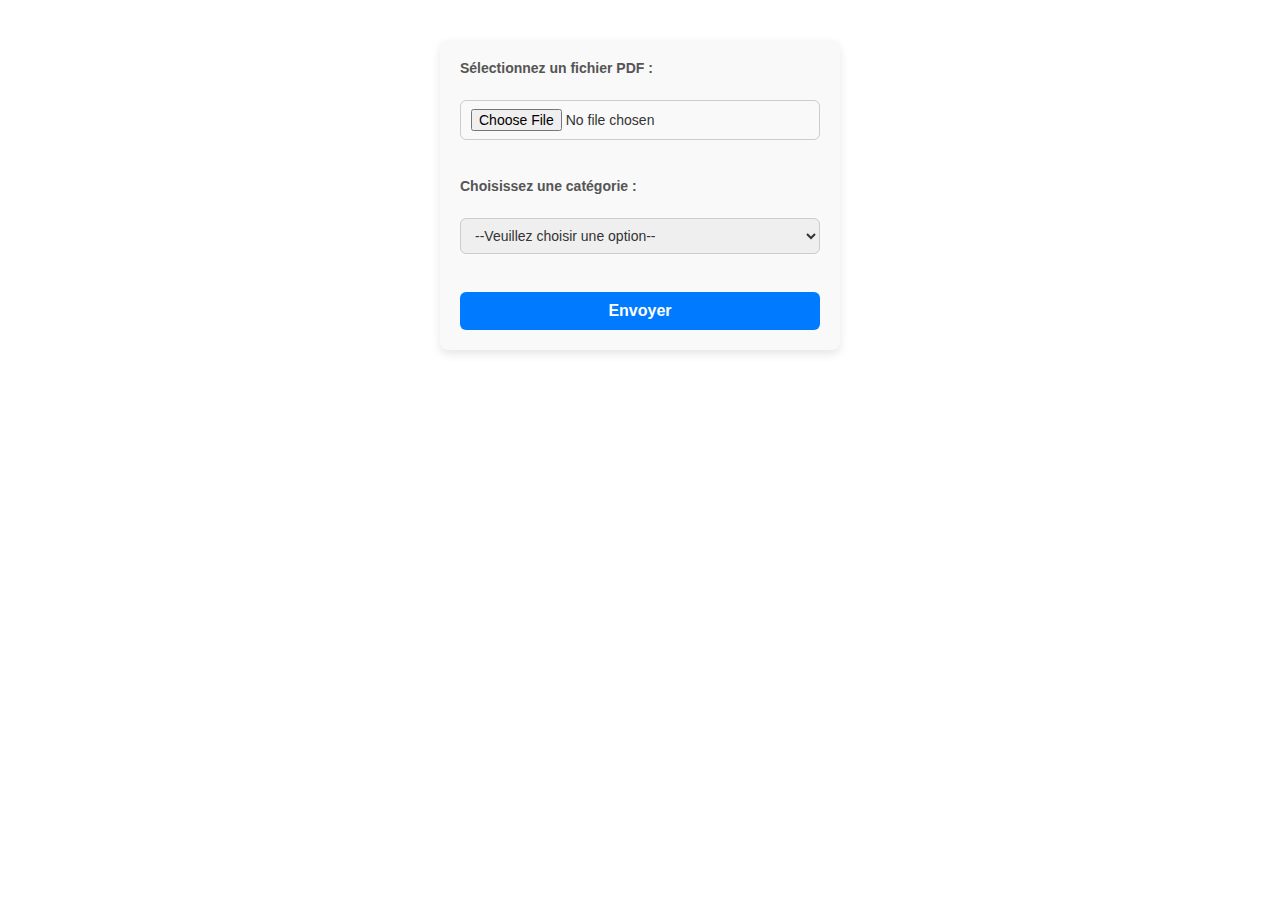
<file: website/index.html>
<!DOCTYPE html>
<html lang="en"></html>
<head>
    <meta charset="UTF-8">
    <meta name="viewport" content="width=device-width, initial-scale=1.0">
    <title>My Website</title>
    <link rel="stylesheet" href="styles.css">
    <script src="script.js" defer></script>
</head>

<body>
    <form action="upload-pdf.php" method="post" enctype="multipart/form-data">
        <label for="pdf">Sélectionnez un fichier PDF :</label><br>
        <input type="file" name="pdf" id="pdf" accept="application/pdf" required><br><br>
        <label for="category">Choisissez une catégorie :</label><br>
        <select name="category" id="category" required>
            <option value="">--Veuillez choisir une option--</option>
            <option value="cat1">Catégorie 1</option>
            <option value="cat2">Catégorie 2</option>
            <option value="cat3">Catégorie 3</option>
        </select><br><br>
        <button type="submit">Envoyer</button>
    </form>
</body>
</file>
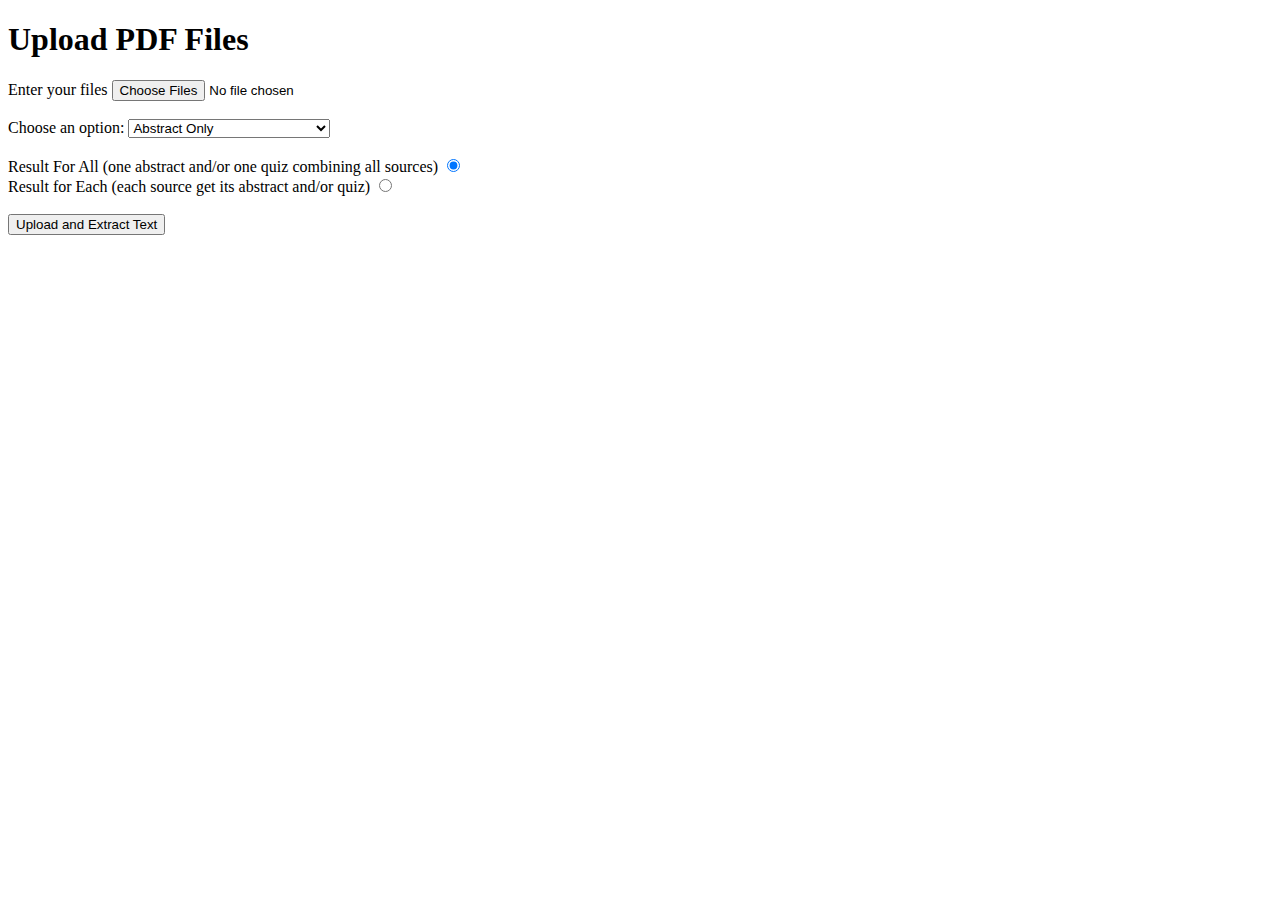
<file: basic/templates/index.html>
<!doctype html>
<html>
<head>
    <title>Upload PDF</title>
</head>
<body>
    <h1>Upload PDF Files</h1>
    <form action="/" method="post" enctype="multipart/form-data">
        <label for="file">Enter your files</label>
        <input type="file" name="files" multiple required>
        <br><br>
        <label for="option">Choose an option:</label>
        <select name="option" id="option">
            <option value="1">Abstract Only</option>
            <option value="2">Quiz From Source Only</option>
            <option value="3">Abstract & Quiz From Source</option>
            <option value="4">Abstract & Quiz From Abstract</option>
        </select>
        <br><br>
        <label for="radio1">Result For All (one abstract and/or one quiz combining all sources)</label>
        <input type ="radio" id = "radio1" name="mod" value="sngl" checked>
        <br>
        <label for="radio2">Result for Each (each source get its abstract and/or quiz)</label>
        <input type="radio" id="radio2" name="mod" value="mtpl">
        <br><br>
        <input type="submit" value="Upload and Extract Text">
    </form>
</body>
</html>
</file>
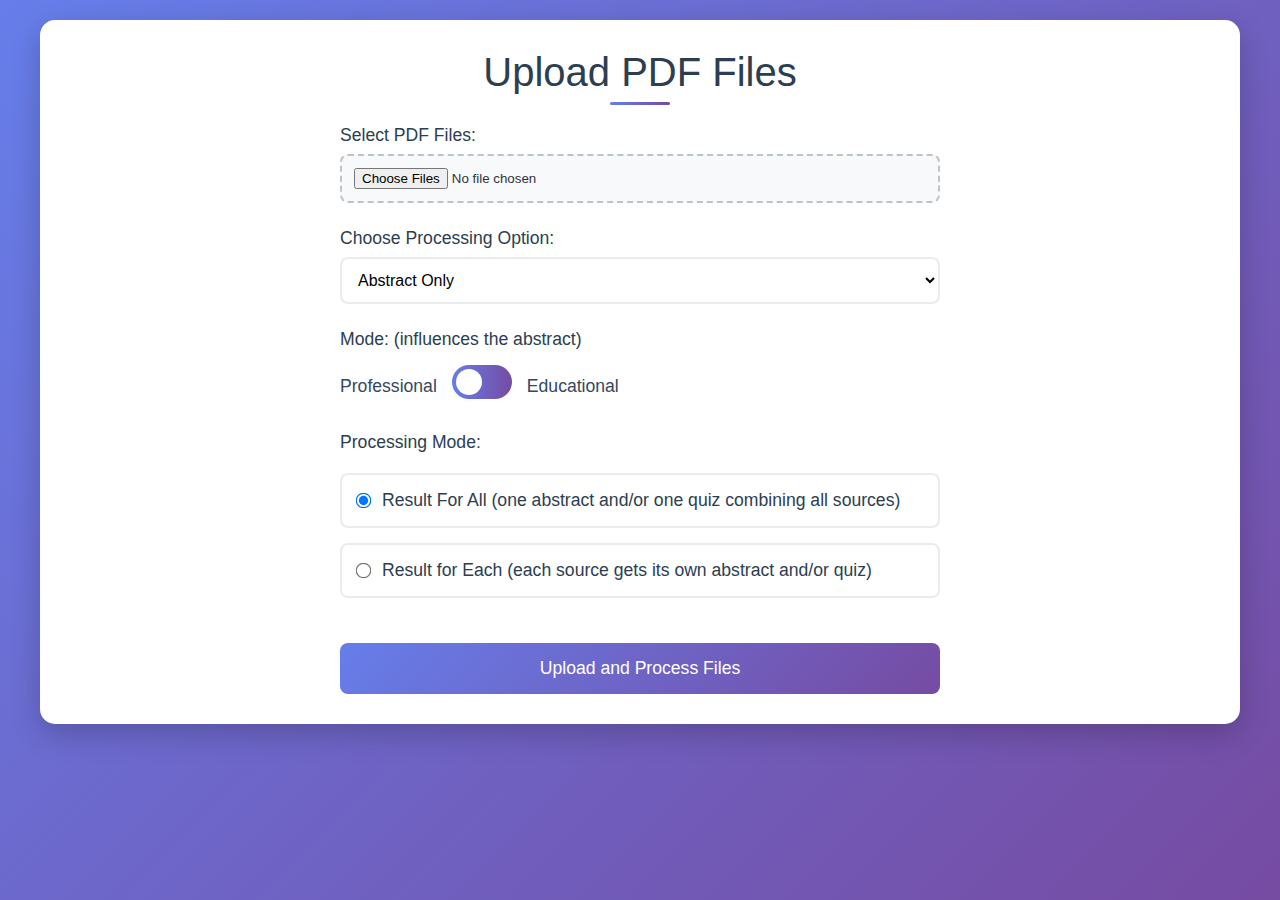
<file: basic_2/templates/index.html>
<!doctype html>
<html>
<head>
    <title>Upload PDF</title>
    <link rel="stylesheet" href="style.css">
</head>
<body>
    <div class="container">
        <h1>Upload PDF Files</h1>
        <form action="/" method="post" enctype="multipart/form-data">
            <div class="form-group">
                <label for="files">Select PDF Files:</label>
                <input type="file" name="files" id="files" multiple required accept=".pdf">
            </div>
            
            <div class="form-group">
                <label for="option">Choose Processing Option:</label>
                <select name="option" id="option" required>
                    <option value="1">Abstract Only</option>
                    <option value="2">Quiz From Source Only</option>
                    <option value="3">Abstract & Quiz From Source</option>
                    <option value="4">Abstract & Quiz From Abstract</option>
                </select>
            </div>

            <div class="form-group">
                <label>Mode: (influences the abstract)</label>
                <div class="toggle-group">
                    <span class="toggle-label">Professional</span>
                    <label class="switch">
                        <input type="checkbox" name="mode" id="mode-toggle" value="educational">
                        <span class="slider round"></span>
                    </label>
                    <span class="toggle-label">Educational</span>
                </div>
            </div>
            
            <div class="form-group">
                <label>Processing Mode:</label>
                <div class="radio-group">
                    <label class="radio-option">
                        <input type="radio" id="radio1" name="modifier" value="sngl" checked>
                        Result For All (one abstract and/or one quiz combining all sources)
                    </label>
                    <label class="radio-option">
                        <input type="radio" id="radio2" name="modifier" value="mtpl">
                        Result for Each (each source gets its own abstract and/or quiz)
                    </label>
                </div>
            </div>
            
            <button type="submit" class="btn">Upload and Process Files</button>
        </form>
    </div>
    <div class="loading-overlay" id="loadingOverlay">
        <div class="spinner"></div>
        <div class="loading-message">Processing, please wait...</div>
    </div>
    <script>
    document.addEventListener('DOMContentLoaded', function() {
        var form = document.querySelector('form');
        var loadingOverlay = document.getElementById('loadingOverlay');
        if (form && loadingOverlay) {
            form.addEventListener('submit', function() {
                loadingOverlay.style.display = 'flex';
            });
        }
    });
    </script>
</body>
</html>
</file>
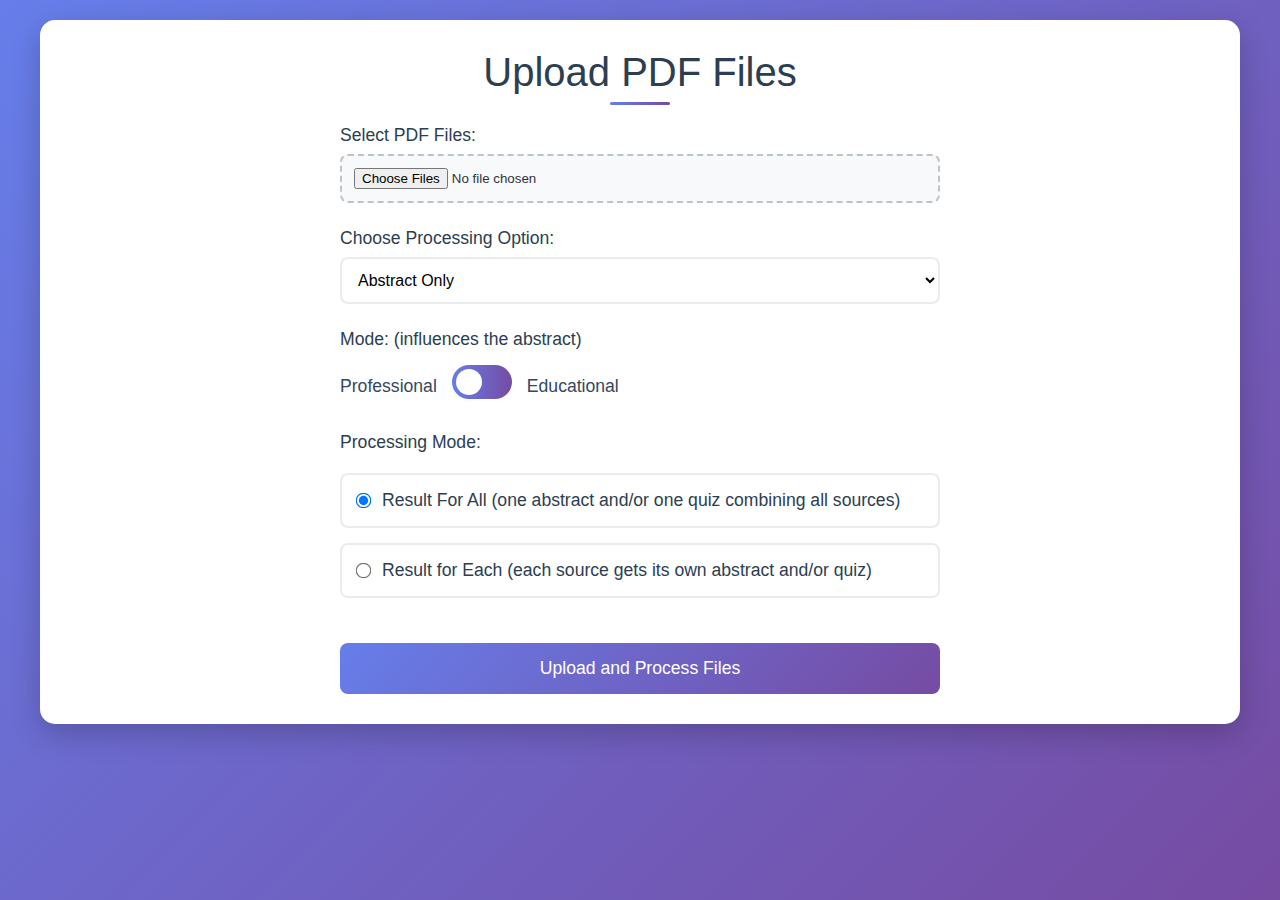
<file: ca_marche/templates/index.html>
<!doctype html>
<html>
<head>
    <title>Upload PDF</title>
    <link rel="stylesheet" href="style.css">
</head>
<body>
    <div class="container">
        <h1>Upload PDF Files</h1>
        <form action="/" method="post" enctype="multipart/form-data">
            <div class="form-group">
                <label for="files">Select PDF Files:</label>
                <input type="file" name="files" id="files" multiple required accept=".pdf">
            </div>
            
            <div class="form-group">
                <label for="option">Choose Processing Option:</label>
                <select name="option" id="option" required>
                    <option value="1">Abstract Only</option>
                    <option value="2">Quiz From Source Only</option>
                    <option value="3">Abstract & Quiz From Source</option>
                    <option value="4">Abstract & Quiz From Abstract</option>
                </select>
            </div>

            <div class="form-group">
                <label>Mode: (influences the abstract)</label>
                <div class="toggle-group">
                    <span class="toggle-label">Professional</span>
                    <label class="switch">
                        <input type="checkbox" name="mode" id="mode-toggle" value="educational">
                        <span class="slider round"></span>
                    </label>
                    <span class="toggle-label">Educational</span>
                </div>
            </div>
            
            <div class="form-group">
                <label>Processing Mode:</label>
                <div class="radio-group">
                    <label class="radio-option">
                        <input type="radio" id="radio1" name="modifier" value="sngl" checked>
                        Result For All (one abstract and/or one quiz combining all sources)
                    </label>
                    <label class="radio-option">
                        <input type="radio" id="radio2" name="modifier" value="mtpl">
                        Result for Each (each source gets its own abstract and/or quiz)
                    </label>
                </div>
            </div>
            
            <button type="submit" class="btn">Upload and Process Files</button>
        </form>
    </div>
</body>
</html>
</file>
<file: basic_2/templates/style.css>
/* Global Styles */
* {
    margin: 0;
    padding: 0;
    box-sizing: border-box;
}

body {
    font-family: 'Segoe UI', Tahoma, Geneva, Verdana, sans-serif;
    margin: 0;
    padding: 20px;
    background: linear-gradient(135deg, #667eea 0%, #764ba2 100%);
    min-height: 100vh;
    color: #333;
}

.container {
    max-width: 1200px;
    margin: 0 auto;
    background-color: white;
    padding: 30px;
    border-radius: 15px;
    box-shadow: 0 10px 30px rgba(0,0,0,0.2);
}

/* Typography */
h1 {
    color: #2c3e50;
    text-align: center;
    margin-bottom: 30px;
    font-size: 2.5em;
    font-weight: 300;
    position: relative;
}

h1::after {
    content: '';
    position: absolute;
    bottom: -10px;
    left: 50%;
    transform: translateX(-50%);
    width: 60px;
    height: 3px;
    background: linear-gradient(90deg, #667eea, #764ba2);
    border-radius: 2px;
}

h3 {
    color: #34495e;
    margin-bottom: 15px;
    font-weight: 500;
}

/* Form Styles */
form {
    max-width: 600px;
    margin: 0 auto;
}

.form-group {
    margin-bottom: 25px;
}

label {
    display: block;
    margin-bottom: 8px;
    font-weight: 500;
    color: #2c3e50;
    font-size: 1.1em;
}

input[type="file"] {
    width: 100%;
    padding: 12px;
    border: 2px dashed #bdc3c7;
    border-radius: 8px;
    background-color: #f8f9fa;
    cursor: pointer;
    transition: all 0.3s ease;
}

input[type="file"]:hover {
    border-color: #667eea;
    background-color: #f0f2ff;
}

select {
    width: 100%;
    padding: 12px;
    border: 2px solid #e9ecef;
    border-radius: 8px;
    background-color: white;
    font-size: 1em;
    cursor: pointer;
    transition: border-color 0.3s ease;
}

select:focus {
    outline: none;
    border-color: #667eea;
    box-shadow: 0 0 0 3px rgba(102, 126, 234, 0.1);
}

.radio-group {
    margin: 20px 0;
}

.radio-option {
    display: flex;
    align-items: center;
    margin-bottom: 15px;
    padding: 15px;
    border: 2px solid #e9ecef;
    border-radius: 8px;
    cursor: pointer;
    transition: all 0.3s ease;
}

.radio-option:hover {
    border-color: #667eea;
    background-color: #f8f9ff;
}

.radio-option input[type="radio"] {
    margin-right: 12px;
    transform: scale(1.2);
}

.radio-option label {
    margin-bottom: 0;
    cursor: pointer;
    flex: 1;
}

.btn {
    display: inline-block;
    padding: 15px 30px;
    background: linear-gradient(135deg, #667eea 0%, #764ba2 100%);
    color: white;
    text-decoration: none;
    border: none;
    border-radius: 8px;
    font-size: 1.1em;
    font-weight: 500;
    cursor: pointer;
    transition: all 0.3s ease;
    text-align: center;
    width: 100%;
    margin-top: 20px;
}

.btn:hover {
    transform: translateY(-2px);
    box-shadow: 0 5px 15px rgba(102, 126, 234, 0.4);
}

.btn:active {
    transform: translateY(0);
}

/* Result Page Styles */
.result-item {
    margin-bottom: 40px;
    border: 1px solid #e9ecef;
    border-radius: 12px;
    padding: 25px;
    background-color: #fafbfc;
    box-shadow: 0 2px 10px rgba(0,0,0,0.05);
    transition: transform 0.3s ease, box-shadow 0.3s ease;
}

.result-item:hover {
    transform: translateY(-2px);
    box-shadow: 0 5px 20px rgba(0,0,0,0.1);
}

.filename {
    font-weight: 600;
    color: #2c3e50;
    margin-bottom: 20px;
    font-size: 1.3em;
    padding-bottom: 10px;
    border-bottom: 2px solid #e9ecef;
}

.content-section {
    display: flex;
    gap: 25px;
    margin-bottom: 20px;
}

.text-section, .pdf-section {
    flex: 1;
}

textarea {
    width: 100%;
    height: 300px;
    border: 2px solid #e9ecef;
    border-radius: 8px;
    padding: 15px;
    font-family: 'Courier New', monospace;
    font-size: 0.9em;
    resize: vertical;
    background-color: white;
    transition: border-color 0.3s ease;
}

textarea:focus {
    outline: none;
    border-color: #667eea;
    box-shadow: 0 0 0 3px rgba(102, 126, 234, 0.1);
}

.pdf-preview {
    border: 2px solid #e9ecef;
    border-radius: 8px;
    height: 400px;
    width: 100%;
    background-color: white;
}

.pdf-link {
    display: inline-block;
    margin-top: 15px;
    padding: 12px 24px;
    background: linear-gradient(135deg, #667eea 0%, #764ba2 100%);
    color: white;
    text-decoration: none;
    border-radius: 8px;
    font-weight: 500;
    transition: all 0.3s ease;
}

.pdf-link:hover {
    transform: translateY(-2px);
    box-shadow: 0 5px 15px rgba(102, 126, 234, 0.4);
}

.no-pdf {
    color: #6c757d;
    font-style: italic;
    text-align: center;
    padding: 30px;
    background-color: #f8f9fa;
    border-radius: 8px;
    border: 2px dashed #dee2e6;
}

.back-link {
    text-align: center;
    margin-top: 40px;
    padding-top: 20px;
    border-top: 2px solid #e9ecef;
}

.back-link a {
    color: #667eea;
    text-decoration: none;
    font-weight: 600;
    font-size: 1.1em;
    transition: color 0.3s ease;
}

.back-link a:hover {
    color: #764ba2;
    text-decoration: underline;
}

/* Responsive Design */
@media (max-width: 768px) {
    body {
        padding: 10px;
    }
    
    .container {
        padding: 20px;
        border-radius: 10px;
    }
    
    h1 {
        font-size: 2em;
    }
    
    .content-section {
        flex-direction: column;
        gap: 20px;
    }
    
    .result-item {
        padding: 20px;
    }
    
    .btn {
        padding: 12px 24px;
        font-size: 1em;
    }
}

@media (max-width: 480px) {
    .container {
        padding: 15px;
    }
    
    h1 {
        font-size: 1.8em;
    }
    
    .result-item {
        padding: 15px;
    }
    
    textarea {
        height: 250px;
    }
    
    .pdf-preview {
        height: 300px;
    }
}

/* Loading Animation */
.loading {
    display: inline-block;
    width: 20px;
    height: 20px;
    border: 3px solid #f3f3f3;
    border-top: 3px solid #667eea;
    border-radius: 50%;
    animation: spin 1s linear infinite;
}

@keyframes spin {
    0% { transform: rotate(0deg); }
    100% { transform: rotate(360deg); }
}

/* Success/Error Messages */
.message {
    padding: 15px;
    border-radius: 8px;
    margin-bottom: 20px;
    font-weight: 500;
}

.message.success {
    background-color: #d4edda;
    color: #155724;
    border: 1px solid #c3e6cb;
}

.message.error {
    background-color: #f8d7da;
    color: #721c24;
    border: 1px solid #f5c6cb;
}

.message.info {
    background-color: #d1ecf1;
    color: #0c5460;
    border: 1px solid #bee5eb;
} 

/* Toggle Switch Styles */
.toggle-group {
    display: flex;
    align-items: center;
    gap: 15px;
    margin: 15px 0;
}
.toggle-label {
    font-size: 1.1em;
    color: #34495e;
    font-weight: 500;
}
.switch {
    position: relative;
    display: inline-block;
    width: 60px;
    height: 34px;
}
.switch input {
    opacity: 0;
    width: 0;
    height: 0;
}
.slider {
    position: absolute;
    cursor: pointer;
    top: 0;
    left: 0;
    right: 0;
    bottom: 0;
    background: linear-gradient(90deg, #667eea 0%, #764ba2 100%);
    -webkit-transition: .4s;
    transition: .4s;
    border-radius: 34px;
}
.slider:before {
    position: absolute;
    content: "";
    height: 26px;
    width: 26px;
    left: 4px;
    bottom: 4px;
    background-color: white;
    -webkit-transition: .4s;
    transition: .4s;
    border-radius: 50%;
    box-shadow: 0 2px 6px rgba(102,126,234,0.2);
}
input:checked + .slider {
    background: linear-gradient(90deg, #764ba2 0%, #667eea 100%);
}
input:checked + .slider:before {
    transform: translateX(26px);
}
.slider.round {
    border-radius: 34px;
}
.slider.round:before {
    border-radius: 50%;
} 
.loading-overlay {
    display: none;
    position: fixed;
    top: 0; left: 0; right: 0; bottom: 0;
    background: rgba(255,255,255,0.85);
    z-index: 9999;
    justify-content: center;
    align-items: center;
    flex-direction: column;
}
.spinner {
    border: 8px solid #f3f3f3;
    border-top: 8px solid #007bff;
    border-radius: 50%;
    width: 70px;
    height: 70px;
    animation: spin 1s linear infinite;
    margin-bottom: 20px;
}
@keyframes spin {
    0% { transform: rotate(0deg); }
    100% { transform: rotate(360deg); }
}
.loading-message {
    font-size: 1.3em;
    color: #333;
    margin-bottom: 10px;
}
.attempt-message {
    font-size: 1.1em;
    color: #007bff;
}
</file>
<file: ca_marche/templates/style.css>
/* Global Styles */
* {
    margin: 0;
    padding: 0;
    box-sizing: border-box;
}

body {
    font-family: 'Segoe UI', Tahoma, Geneva, Verdana, sans-serif;
    margin: 0;
    padding: 20px;
    background: linear-gradient(135deg, #667eea 0%, #764ba2 100%);
    min-height: 100vh;
    color: #333;
}

.container {
    max-width: 1200px;
    margin: 0 auto;
    background-color: white;
    padding: 30px;
    border-radius: 15px;
    box-shadow: 0 10px 30px rgba(0,0,0,0.2);
}

/* Typography */
h1 {
    color: #2c3e50;
    text-align: center;
    margin-bottom: 30px;
    font-size: 2.5em;
    font-weight: 300;
    position: relative;
}

h1::after {
    content: '';
    position: absolute;
    bottom: -10px;
    left: 50%;
    transform: translateX(-50%);
    width: 60px;
    height: 3px;
    background: linear-gradient(90deg, #667eea, #764ba2);
    border-radius: 2px;
}

h3 {
    color: #34495e;
    margin-bottom: 15px;
    font-weight: 500;
}

/* Form Styles */
form {
    max-width: 600px;
    margin: 0 auto;
}

.form-group {
    margin-bottom: 25px;
}

label {
    display: block;
    margin-bottom: 8px;
    font-weight: 500;
    color: #2c3e50;
    font-size: 1.1em;
}

input[type="file"] {
    width: 100%;
    padding: 12px;
    border: 2px dashed #bdc3c7;
    border-radius: 8px;
    background-color: #f8f9fa;
    cursor: pointer;
    transition: all 0.3s ease;
}

input[type="file"]:hover {
    border-color: #667eea;
    background-color: #f0f2ff;
}

select {
    width: 100%;
    padding: 12px;
    border: 2px solid #e9ecef;
    border-radius: 8px;
    background-color: white;
    font-size: 1em;
    cursor: pointer;
    transition: border-color 0.3s ease;
}

select:focus {
    outline: none;
    border-color: #667eea;
    box-shadow: 0 0 0 3px rgba(102, 126, 234, 0.1);
}

.radio-group {
    margin: 20px 0;
}

.radio-option {
    display: flex;
    align-items: center;
    margin-bottom: 15px;
    padding: 15px;
    border: 2px solid #e9ecef;
    border-radius: 8px;
    cursor: pointer;
    transition: all 0.3s ease;
}

.radio-option:hover {
    border-color: #667eea;
    background-color: #f8f9ff;
}

.radio-option input[type="radio"] {
    margin-right: 12px;
    transform: scale(1.2);
}

.radio-option label {
    margin-bottom: 0;
    cursor: pointer;
    flex: 1;
}

.btn {
    display: inline-block;
    padding: 15px 30px;
    background: linear-gradient(135deg, #667eea 0%, #764ba2 100%);
    color: white;
    text-decoration: none;
    border: none;
    border-radius: 8px;
    font-size: 1.1em;
    font-weight: 500;
    cursor: pointer;
    transition: all 0.3s ease;
    text-align: center;
    width: 100%;
    margin-top: 20px;
}

.btn:hover {
    transform: translateY(-2px);
    box-shadow: 0 5px 15px rgba(102, 126, 234, 0.4);
}

.btn:active {
    transform: translateY(0);
}

/* Result Page Styles */
.result-item {
    margin-bottom: 40px;
    border: 1px solid #e9ecef;
    border-radius: 12px;
    padding: 25px;
    background-color: #fafbfc;
    box-shadow: 0 2px 10px rgba(0,0,0,0.05);
    transition: transform 0.3s ease, box-shadow 0.3s ease;
}

.result-item:hover {
    transform: translateY(-2px);
    box-shadow: 0 5px 20px rgba(0,0,0,0.1);
}

.filename {
    font-weight: 600;
    color: #2c3e50;
    margin-bottom: 20px;
    font-size: 1.3em;
    padding-bottom: 10px;
    border-bottom: 2px solid #e9ecef;
}

.content-section {
    display: flex;
    gap: 25px;
    margin-bottom: 20px;
}

.text-section, .pdf-section {
    flex: 1;
}

textarea {
    width: 100%;
    height: 300px;
    border: 2px solid #e9ecef;
    border-radius: 8px;
    padding: 15px;
    font-family: 'Courier New', monospace;
    font-size: 0.9em;
    resize: vertical;
    background-color: white;
    transition: border-color 0.3s ease;
}

textarea:focus {
    outline: none;
    border-color: #667eea;
    box-shadow: 0 0 0 3px rgba(102, 126, 234, 0.1);
}

.pdf-preview {
    border: 2px solid #e9ecef;
    border-radius: 8px;
    height: 400px;
    width: 100%;
    background-color: white;
}

.pdf-link {
    display: inline-block;
    margin-top: 15px;
    padding: 12px 24px;
    background: linear-gradient(135deg, #667eea 0%, #764ba2 100%);
    color: white;
    text-decoration: none;
    border-radius: 8px;
    font-weight: 500;
    transition: all 0.3s ease;
}

.pdf-link:hover {
    transform: translateY(-2px);
    box-shadow: 0 5px 15px rgba(102, 126, 234, 0.4);
}

.no-pdf {
    color: #6c757d;
    font-style: italic;
    text-align: center;
    padding: 30px;
    background-color: #f8f9fa;
    border-radius: 8px;
    border: 2px dashed #dee2e6;
}

.back-link {
    text-align: center;
    margin-top: 40px;
    padding-top: 20px;
    border-top: 2px solid #e9ecef;
}

.back-link a {
    color: #667eea;
    text-decoration: none;
    font-weight: 600;
    font-size: 1.1em;
    transition: color 0.3s ease;
}

.back-link a:hover {
    color: #764ba2;
    text-decoration: underline;
}

/* Responsive Design */
@media (max-width: 768px) {
    body {
        padding: 10px;
    }
    
    .container {
        padding: 20px;
        border-radius: 10px;
    }
    
    h1 {
        font-size: 2em;
    }
    
    .content-section {
        flex-direction: column;
        gap: 20px;
    }
    
    .result-item {
        padding: 20px;
    }
    
    .btn {
        padding: 12px 24px;
        font-size: 1em;
    }
}

@media (max-width: 480px) {
    .container {
        padding: 15px;
    }
    
    h1 {
        font-size: 1.8em;
    }
    
    .result-item {
        padding: 15px;
    }
    
    textarea {
        height: 250px;
    }
    
    .pdf-preview {
        height: 300px;
    }
}

/* Loading Animation */
.loading {
    display: inline-block;
    width: 20px;
    height: 20px;
    border: 3px solid #f3f3f3;
    border-top: 3px solid #667eea;
    border-radius: 50%;
    animation: spin 1s linear infinite;
}

@keyframes spin {
    0% { transform: rotate(0deg); }
    100% { transform: rotate(360deg); }
}

/* Success/Error Messages */
.message {
    padding: 15px;
    border-radius: 8px;
    margin-bottom: 20px;
    font-weight: 500;
}

.message.success {
    background-color: #d4edda;
    color: #155724;
    border: 1px solid #c3e6cb;
}

.message.error {
    background-color: #f8d7da;
    color: #721c24;
    border: 1px solid #f5c6cb;
}

.message.info {
    background-color: #d1ecf1;
    color: #0c5460;
    border: 1px solid #bee5eb;
} 

/* Toggle Switch Styles */
.toggle-group {
    display: flex;
    align-items: center;
    gap: 15px;
    margin: 15px 0;
}
.toggle-label {
    font-size: 1.1em;
    color: #34495e;
    font-weight: 500;
}
.switch {
    position: relative;
    display: inline-block;
    width: 60px;
    height: 34px;
}
.switch input {
    opacity: 0;
    width: 0;
    height: 0;
}
.slider {
    position: absolute;
    cursor: pointer;
    top: 0;
    left: 0;
    right: 0;
    bottom: 0;
    background: linear-gradient(90deg, #667eea 0%, #764ba2 100%);
    -webkit-transition: .4s;
    transition: .4s;
    border-radius: 34px;
}
.slider:before {
    position: absolute;
    content: "";
    height: 26px;
    width: 26px;
    left: 4px;
    bottom: 4px;
    background-color: white;
    -webkit-transition: .4s;
    transition: .4s;
    border-radius: 50%;
    box-shadow: 0 2px 6px rgba(102,126,234,0.2);
}
input:checked + .slider {
    background: linear-gradient(90deg, #764ba2 0%, #667eea 100%);
}
input:checked + .slider:before {
    transform: translateX(26px);
}
.slider.round {
    border-radius: 34px;
}
.slider.round:before {
    border-radius: 50%;
} 

/* Tab System Styles */
.tabs {
    display: flex;
    border-bottom: 2px solid #e9ecef;
    margin-bottom: 20px;
    gap: 2px;
}
.tab {
    padding: 12px 24px;
    cursor: pointer;
    background: #f8f9fa;
    border: 1px solid #e9ecef;
    border-bottom: none;
    border-radius: 8px 8px 0 0;
    font-weight: 500;
    color: #34495e;
    transition: background 0.2s, color 0.2s;
}
.tab.active {
    background: white;
    color: #667eea;
    border-bottom: 2px solid white;
}
.tab-content {
    display: none;
}
.tab-content.active {
    display: block;
}
</file>
<file: website/styles.css>
/* Reset rapide */
* {
  box-sizing: border-box;
  margin: 0;
  padding: 0;
  font-family: 'Segoe UI', Tahoma, Geneva, Verdana, sans-serif;
  color: #333;
}

/* Conteneur du formulaire */
form {
  max-width: 400px;
  margin: 40px auto;
  padding: 20px;
  background: #f9f9f9;
  border-radius: 8px;
  box-shadow: 0 4px 10px rgba(0,0,0,0.1);
}

/* Label */
label {
  display: block;
  margin-bottom: 6px;
  font-weight: 600;
  font-size: 14px;
  color: #555;
}

/* Champs input, select */
input[type="file"],
select {
  width: 100%;
  padding: 8px 10px;
  margin-bottom: 20px;
  border: 1.5px solid #ccc;
  border-radius: 6px;
  font-size: 14px;
  transition: border-color 0.3s ease;
  cursor: pointer;
}

input[type="file"]:focus,
select:focus {
  border-color: #007BFF;
  outline: none;
}

/* Bouton */
button {
  display: inline-block;
  width: 100%;
  padding: 10px 0;
  background-color: #007BFF;
  border: none;
  border-radius: 6px;
  color: white;
  font-weight: 700;
  font-size: 16px;
  cursor: pointer;
  transition: background-color 0.3s ease;
}

button:hover {
  background-color: #0056b3;
}

/* Message d’erreur ou succès (à styliser dans PHP si besoin) */
.message {
  max-width: 400px;
  margin: 10px auto;
  padding: 12px;
  border-radius: 6px;
  font-size: 14px;
}

.message.error {
  background-color: #ffdddd;
  color: #a94442;
  border: 1px solid #a94442;
}

.message.success {
  background-color: #ddffdd;
  color: #3c763d;
  border: 1px solid #3c763d;
}
</file>
